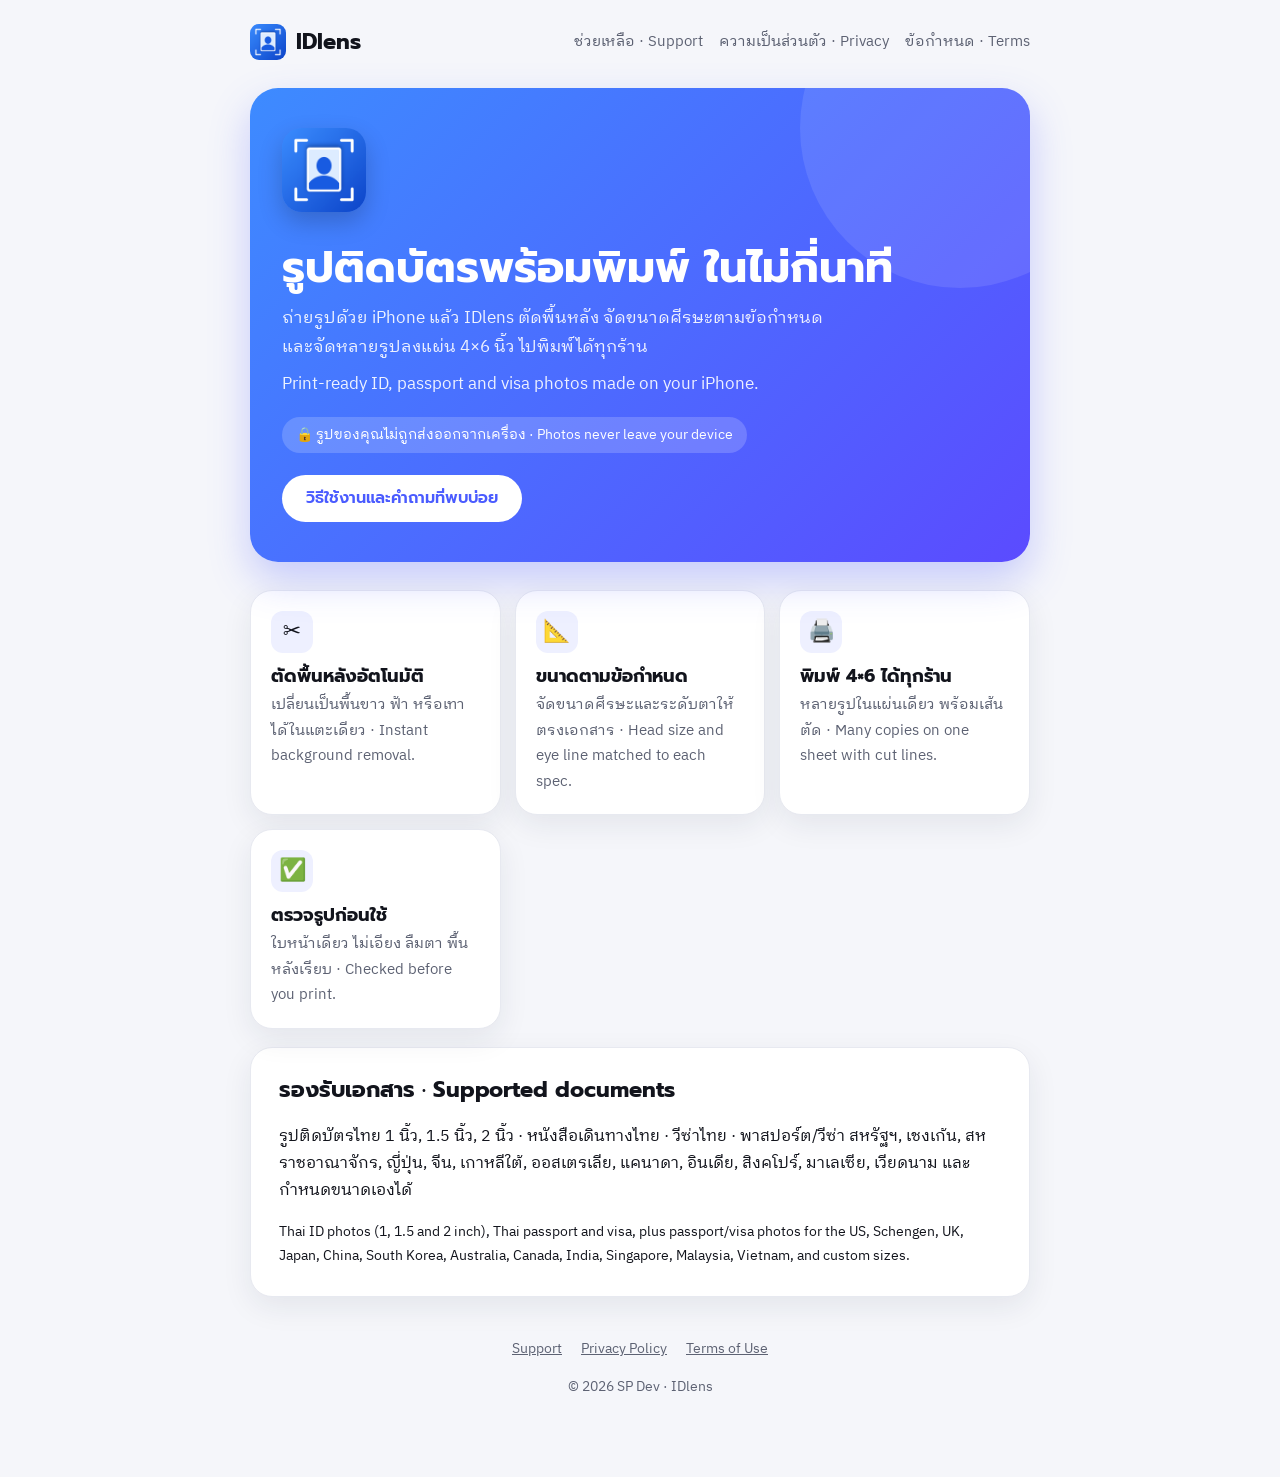
<file: index.html>
<!doctype html>
<html lang="th">
<head>
  <meta charset="utf-8">
  <meta name="viewport" content="width=device-width, initial-scale=1">
  <title>IDlens – รูปติดบัตร & พาสปอร์ต พร้อมพิมพ์</title>
  <meta name="description" content="ทำรูปติดบัตร รูปพาสปอร์ต และรูปวีซ่าได้เองบน iPhone ตัดพื้นหลังอัตโนมัติ จัดขนาดตามข้อกำหนด พิมพ์ 4×6 ได้ทุกร้าน รูปไม่ออกจากเครื่อง">
  <link rel="icon" href="icon.png">
  <link rel="apple-touch-icon" href="icon.png">
  <link rel="preconnect" href="https://fonts.googleapis.com">
  <link rel="preconnect" href="https://fonts.gstatic.com" crossorigin>
  <link href="https://fonts.googleapis.com/css2?family=IBM+Plex+Sans+Thai+Looped:wght@400;500;600&family=Prompt:wght@500;600;700&display=swap" rel="stylesheet">
  <link rel="stylesheet" href="style.css">
</head>
<body>
<main>
  <nav class="nav">
    <a class="brand" href="index.html"><img src="icon.png" alt="">IDlens</a>
    <div class="nav-links">
      <a href="support.html">ช่วยเหลือ · Support</a>
      <a href="privacy.html">ความเป็นส่วนตัว · Privacy</a>
      <a href="terms.html">ข้อกำหนด · Terms</a>
    </div>
  </nav>

  <section class="hero">
    <img src="icon.png" alt="IDlens app icon">
    <h1>รูปติดบัตรพร้อมพิมพ์ ในไม่กี่นาที</h1>
    <p>ถ่ายรูปด้วย iPhone แล้ว IDlens ตัดพื้นหลัง จัดขนาดศีรษะตามข้อกำหนด และจัดหลายรูปลงแผ่น 4×6 นิ้ว ไปพิมพ์ได้ทุกร้าน</p>
    <p style="margin-top:8px">Print-ready ID, passport and visa photos made on your iPhone.</p>
    <span class="pill">🔒 รูปของคุณไม่ถูกส่งออกจากเครื่อง · Photos never leave your device</span><br>
    <a class="button" href="support.html">วิธีใช้งานและคำถามที่พบบ่อย</a>
  </section>

  <section class="grid">
    <div class="feature">
      <span class="icon">✂️</span>
      <h3>ตัดพื้นหลังอัตโนมัติ</h3>
      <p>เปลี่ยนเป็นพื้นขาว ฟ้า หรือเทาได้ในแตะเดียว · Instant background removal.</p>
    </div>
    <div class="feature">
      <span class="icon">📐</span>
      <h3>ขนาดตามข้อกำหนด</h3>
      <p>จัดขนาดศีรษะและระดับตาให้ตรงเอกสาร · Head size and eye line matched to each spec.</p>
    </div>
    <div class="feature">
      <span class="icon">🖨️</span>
      <h3>พิมพ์ 4×6 ได้ทุกร้าน</h3>
      <p>หลายรูปในแผ่นเดียว พร้อมเส้นตัด · Many copies on one sheet with cut lines.</p>
    </div>
    <div class="feature">
      <span class="icon">✅</span>
      <h3>ตรวจรูปก่อนใช้</h3>
      <p>ใบหน้าเดียว ไม่เอียง ลืมตา พื้นหลังเรียบ · Checked before you print.</p>
    </div>
  </section>

  <section class="card">
    <h2>รองรับเอกสาร · Supported documents</h2>
    <p>รูปติดบัตรไทย 1 นิ้ว, 1.5 นิ้ว, 2 นิ้ว · หนังสือเดินทางไทย · วีซ่าไทย · พาสปอร์ต/วีซ่า สหรัฐฯ, เชงเก้น, สหราชอาณาจักร, ญี่ปุ่น, จีน, เกาหลีใต้, ออสเตรเลีย, แคนาดา, อินเดีย, สิงคโปร์, มาเลเซีย, เวียดนาม และกำหนดขนาดเองได้</p>
    <p class="meta">Thai ID photos (1, 1.5 and 2 inch), Thai passport and visa, plus passport/visa photos for the US, Schengen, UK, Japan, China, South Korea, Australia, Canada, India, Singapore, Malaysia, Vietnam, and custom sizes.</p>
  </section>

  <footer>
    <a href="support.html">Support</a>
    <a href="privacy.html">Privacy Policy</a>
    <a href="terms.html">Terms of Use</a>
    <p>© 2026 SP Dev · IDlens</p>
  </footer>
</main>
</body>
</html>
</file>
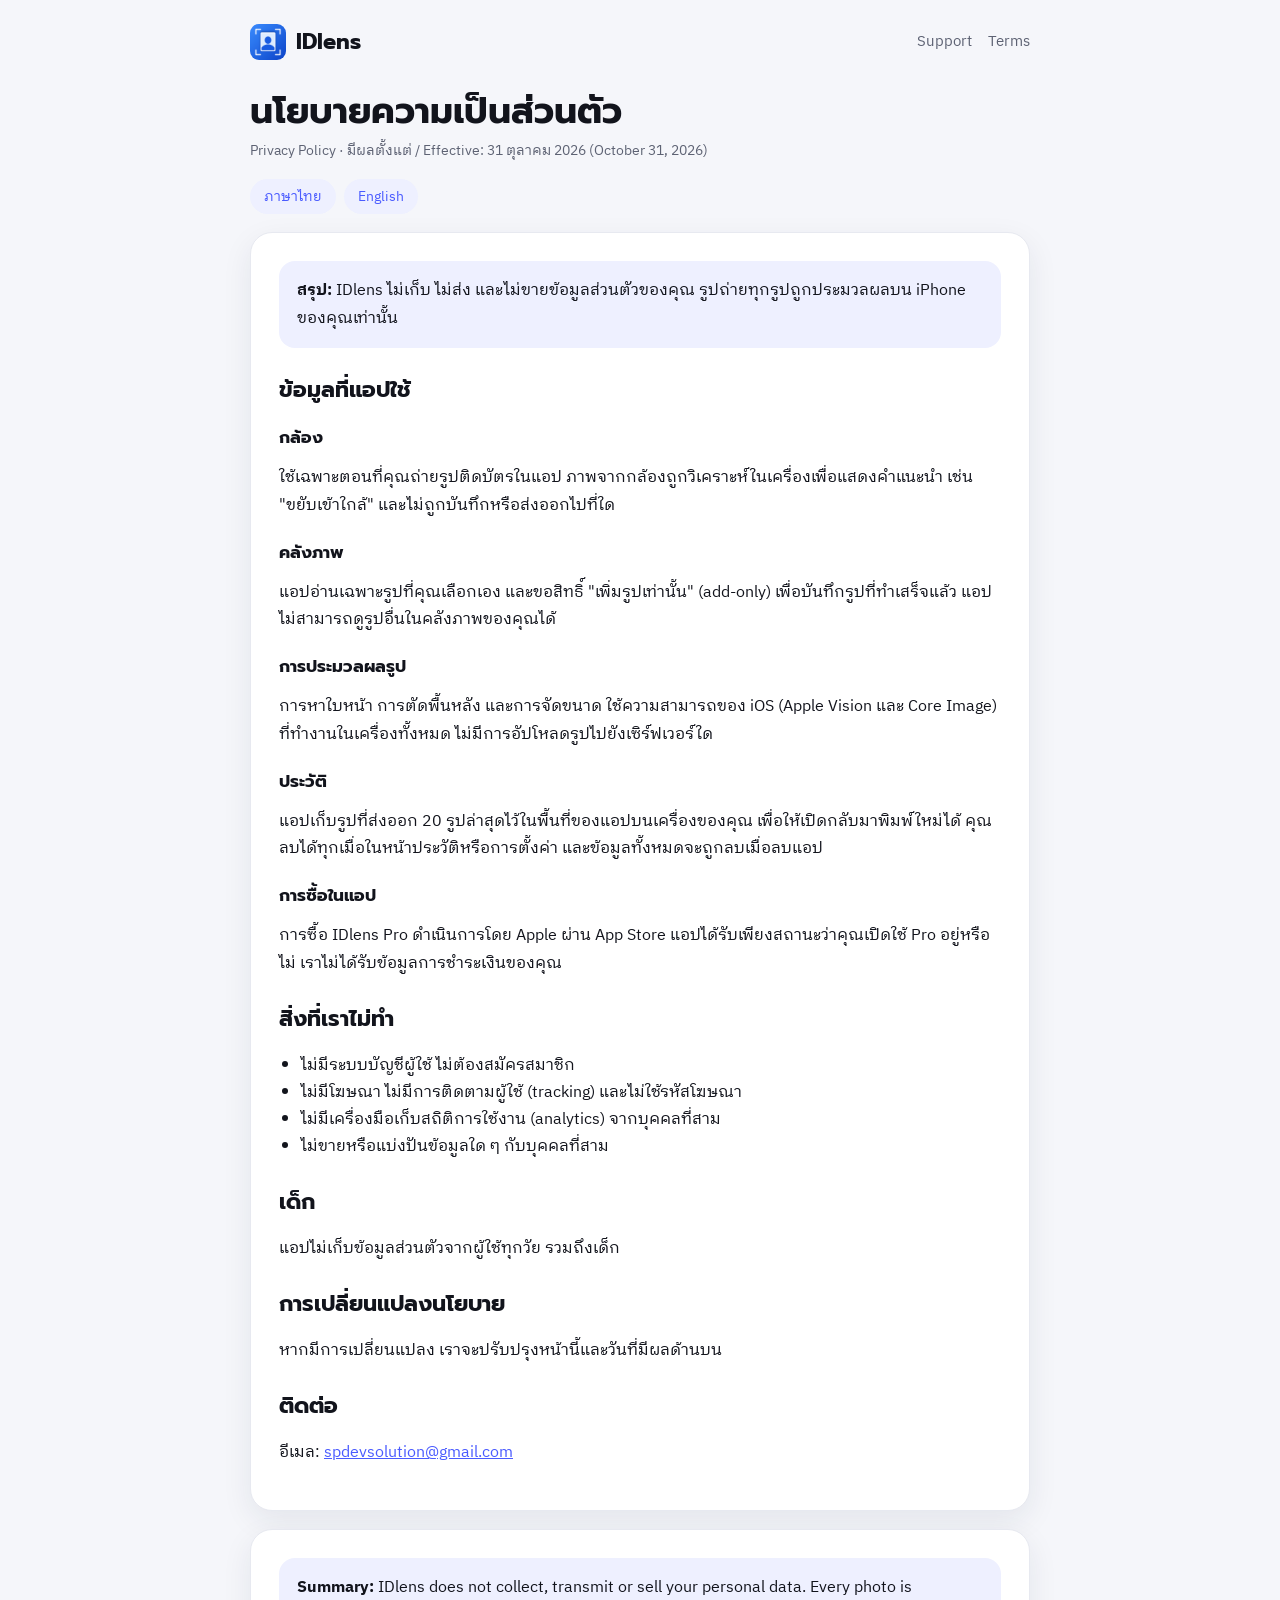
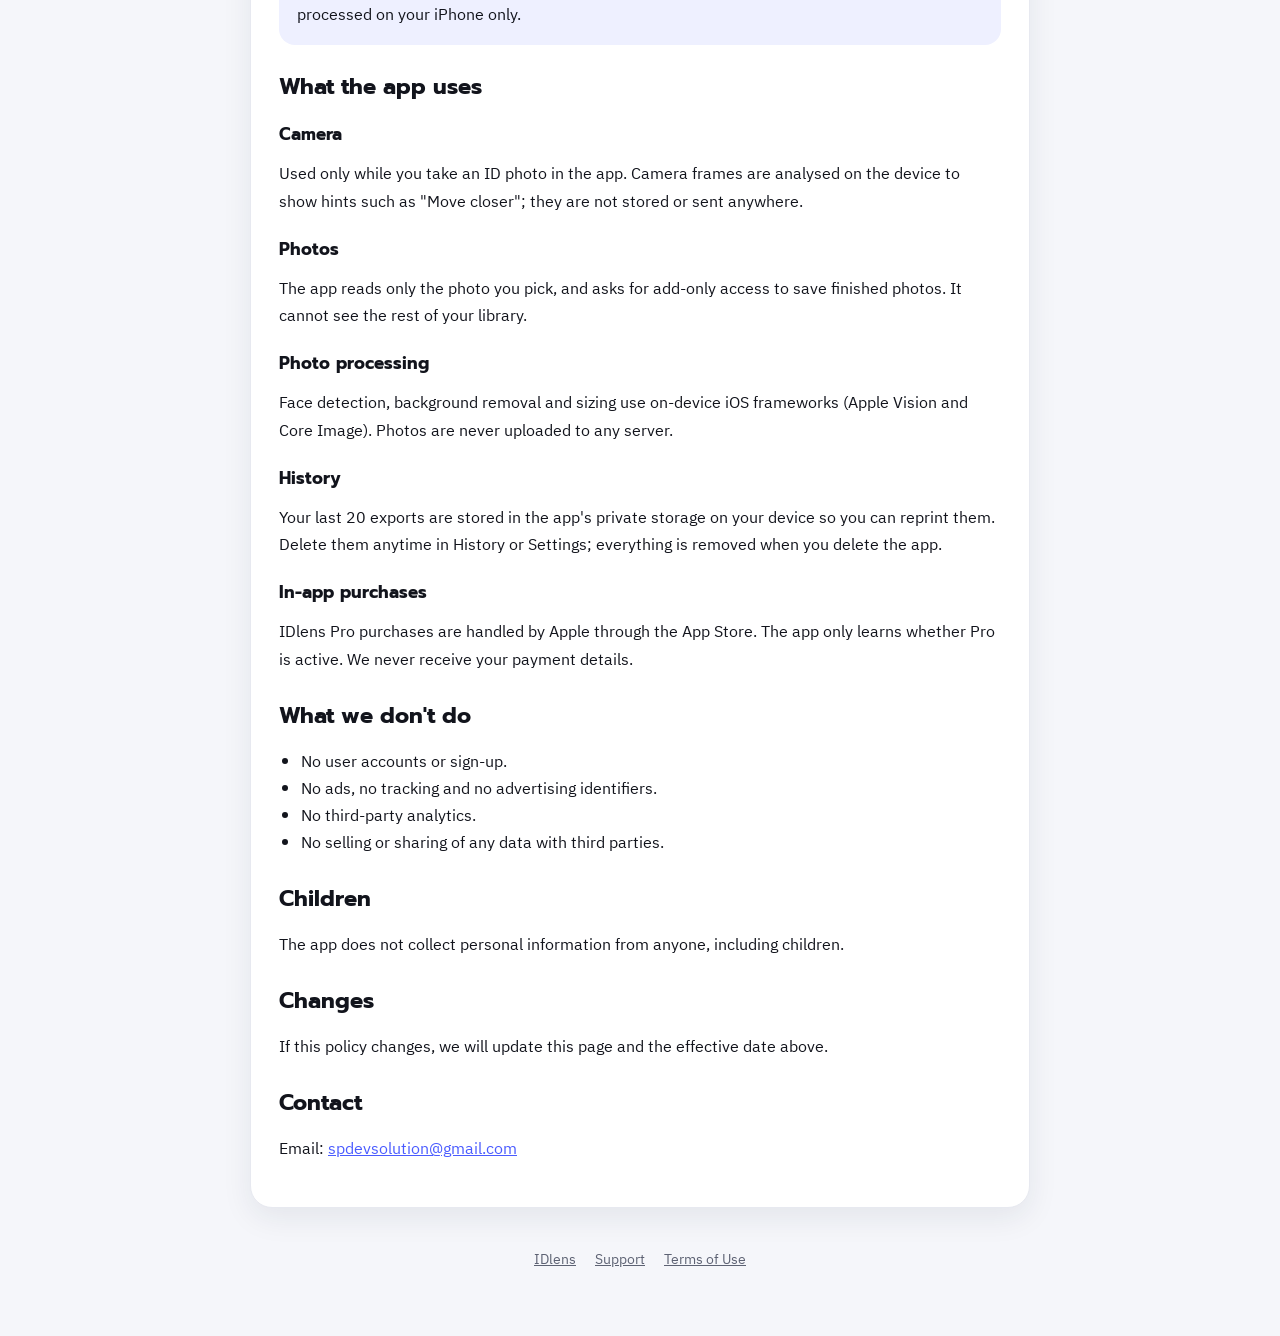
<file: privacy.html>
<!doctype html>
<html lang="th">
<head>
  <meta charset="utf-8">
  <meta name="viewport" content="width=device-width, initial-scale=1">
  <title>นโยบายความเป็นส่วนตัว – IDlens</title>
  <link rel="icon" href="icon.png">
  <link rel="preconnect" href="https://fonts.googleapis.com">
  <link rel="preconnect" href="https://fonts.gstatic.com" crossorigin>
  <link href="https://fonts.googleapis.com/css2?family=IBM+Plex+Sans+Thai+Looped:wght@400;500;600&family=Prompt:wght@500;600;700&display=swap" rel="stylesheet">
  <link rel="stylesheet" href="style.css">
</head>
<body>
<main>
  <nav class="nav">
    <a class="brand" href="index.html"><img src="icon.png" alt="">IDlens</a>
    <div class="nav-links">
      <a href="support.html">Support</a>
      <a href="terms.html">Terms</a>
    </div>
  </nav>

  <h1 class="page-title">นโยบายความเป็นส่วนตัว</h1>
  <p class="meta">Privacy Policy · มีผลตั้งแต่ / Effective: 31 ตุลาคม 2026 (October 31, 2026)</p>
  <div class="lang-switch">
    <a href="#th">ภาษาไทย</a>
    <a href="#en">English</a>
  </div>

  <section class="card" id="th">
    <p class="summary"><strong>สรุป:</strong> IDlens ไม่เก็บ ไม่ส่ง และไม่ขายข้อมูลส่วนตัวของคุณ รูปถ่ายทุกรูปถูกประมวลผลบน iPhone ของคุณเท่านั้น</p>

    <h2>ข้อมูลที่แอปใช้</h2>
    <h3>กล้อง</h3>
    <p>ใช้เฉพาะตอนที่คุณถ่ายรูปติดบัตรในแอป ภาพจากกล้องถูกวิเคราะห์ในเครื่องเพื่อแสดงคำแนะนำ เช่น "ขยับเข้าใกล้" และไม่ถูกบันทึกหรือส่งออกไปที่ใด</p>
    <h3>คลังภาพ</h3>
    <p>แอปอ่านเฉพาะรูปที่คุณเลือกเอง และขอสิทธิ์ "เพิ่มรูปเท่านั้น" (add-only) เพื่อบันทึกรูปที่ทำเสร็จแล้ว แอปไม่สามารถดูรูปอื่นในคลังภาพของคุณได้</p>
    <h3>การประมวลผลรูป</h3>
    <p>การหาใบหน้า การตัดพื้นหลัง และการจัดขนาด ใช้ความสามารถของ iOS (Apple Vision และ Core Image) ที่ทำงานในเครื่องทั้งหมด ไม่มีการอัปโหลดรูปไปยังเซิร์ฟเวอร์ใด</p>
    <h3>ประวัติ</h3>
    <p>แอปเก็บรูปที่ส่งออก 20 รูปล่าสุดไว้ในพื้นที่ของแอปบนเครื่องของคุณ เพื่อให้เปิดกลับมาพิมพ์ใหม่ได้ คุณลบได้ทุกเมื่อในหน้าประวัติหรือการตั้งค่า และข้อมูลทั้งหมดจะถูกลบเมื่อลบแอป</p>
    <h3>การซื้อในแอป</h3>
    <p>การซื้อ IDlens Pro ดำเนินการโดย Apple ผ่าน App Store แอปได้รับเพียงสถานะว่าคุณเปิดใช้ Pro อยู่หรือไม่ เราไม่ได้รับข้อมูลการชำระเงินของคุณ</p>

    <h2>สิ่งที่เราไม่ทำ</h2>
    <ul>
      <li>ไม่มีระบบบัญชีผู้ใช้ ไม่ต้องสมัครสมาชิก</li>
      <li>ไม่มีโฆษณา ไม่มีการติดตามผู้ใช้ (tracking) และไม่ใช้รหัสโฆษณา</li>
      <li>ไม่มีเครื่องมือเก็บสถิติการใช้งาน (analytics) จากบุคคลที่สาม</li>
      <li>ไม่ขายหรือแบ่งปันข้อมูลใด ๆ กับบุคคลที่สาม</li>
    </ul>

    <h2>เด็ก</h2>
    <p>แอปไม่เก็บข้อมูลส่วนตัวจากผู้ใช้ทุกวัย รวมถึงเด็ก</p>

    <h2>การเปลี่ยนแปลงนโยบาย</h2>
    <p>หากมีการเปลี่ยนแปลง เราจะปรับปรุงหน้านี้และวันที่มีผลด้านบน</p>

    <h2>ติดต่อ</h2>
    <p>อีเมล: <a href="mailto:spdevsolution@gmail.com">spdevsolution@gmail.com</a></p>
  </section>

  <section class="card" id="en">
    <p class="summary"><strong>Summary:</strong> IDlens does not collect, transmit or sell your personal data. Every photo is processed on your iPhone only.</p>

    <h2>What the app uses</h2>
    <h3>Camera</h3>
    <p>Used only while you take an ID photo in the app. Camera frames are analysed on the device to show hints such as "Move closer"; they are not stored or sent anywhere.</p>
    <h3>Photos</h3>
    <p>The app reads only the photo you pick, and asks for add-only access to save finished photos. It cannot see the rest of your library.</p>
    <h3>Photo processing</h3>
    <p>Face detection, background removal and sizing use on-device iOS frameworks (Apple Vision and Core Image). Photos are never uploaded to any server.</p>
    <h3>History</h3>
    <p>Your last 20 exports are stored in the app's private storage on your device so you can reprint them. Delete them anytime in History or Settings; everything is removed when you delete the app.</p>
    <h3>In-app purchases</h3>
    <p>IDlens Pro purchases are handled by Apple through the App Store. The app only learns whether Pro is active. We never receive your payment details.</p>

    <h2>What we don't do</h2>
    <ul>
      <li>No user accounts or sign-up.</li>
      <li>No ads, no tracking and no advertising identifiers.</li>
      <li>No third-party analytics.</li>
      <li>No selling or sharing of any data with third parties.</li>
    </ul>

    <h2>Children</h2>
    <p>The app does not collect personal information from anyone, including children.</p>

    <h2>Changes</h2>
    <p>If this policy changes, we will update this page and the effective date above.</p>

    <h2>Contact</h2>
    <p>Email: <a href="mailto:spdevsolution@gmail.com">spdevsolution@gmail.com</a></p>
  </section>

  <footer>
    <a href="index.html">IDlens</a>
    <a href="support.html">Support</a>
    <a href="terms.html">Terms of Use</a>
  </footer>
</main>
</body>
</html>
</file>
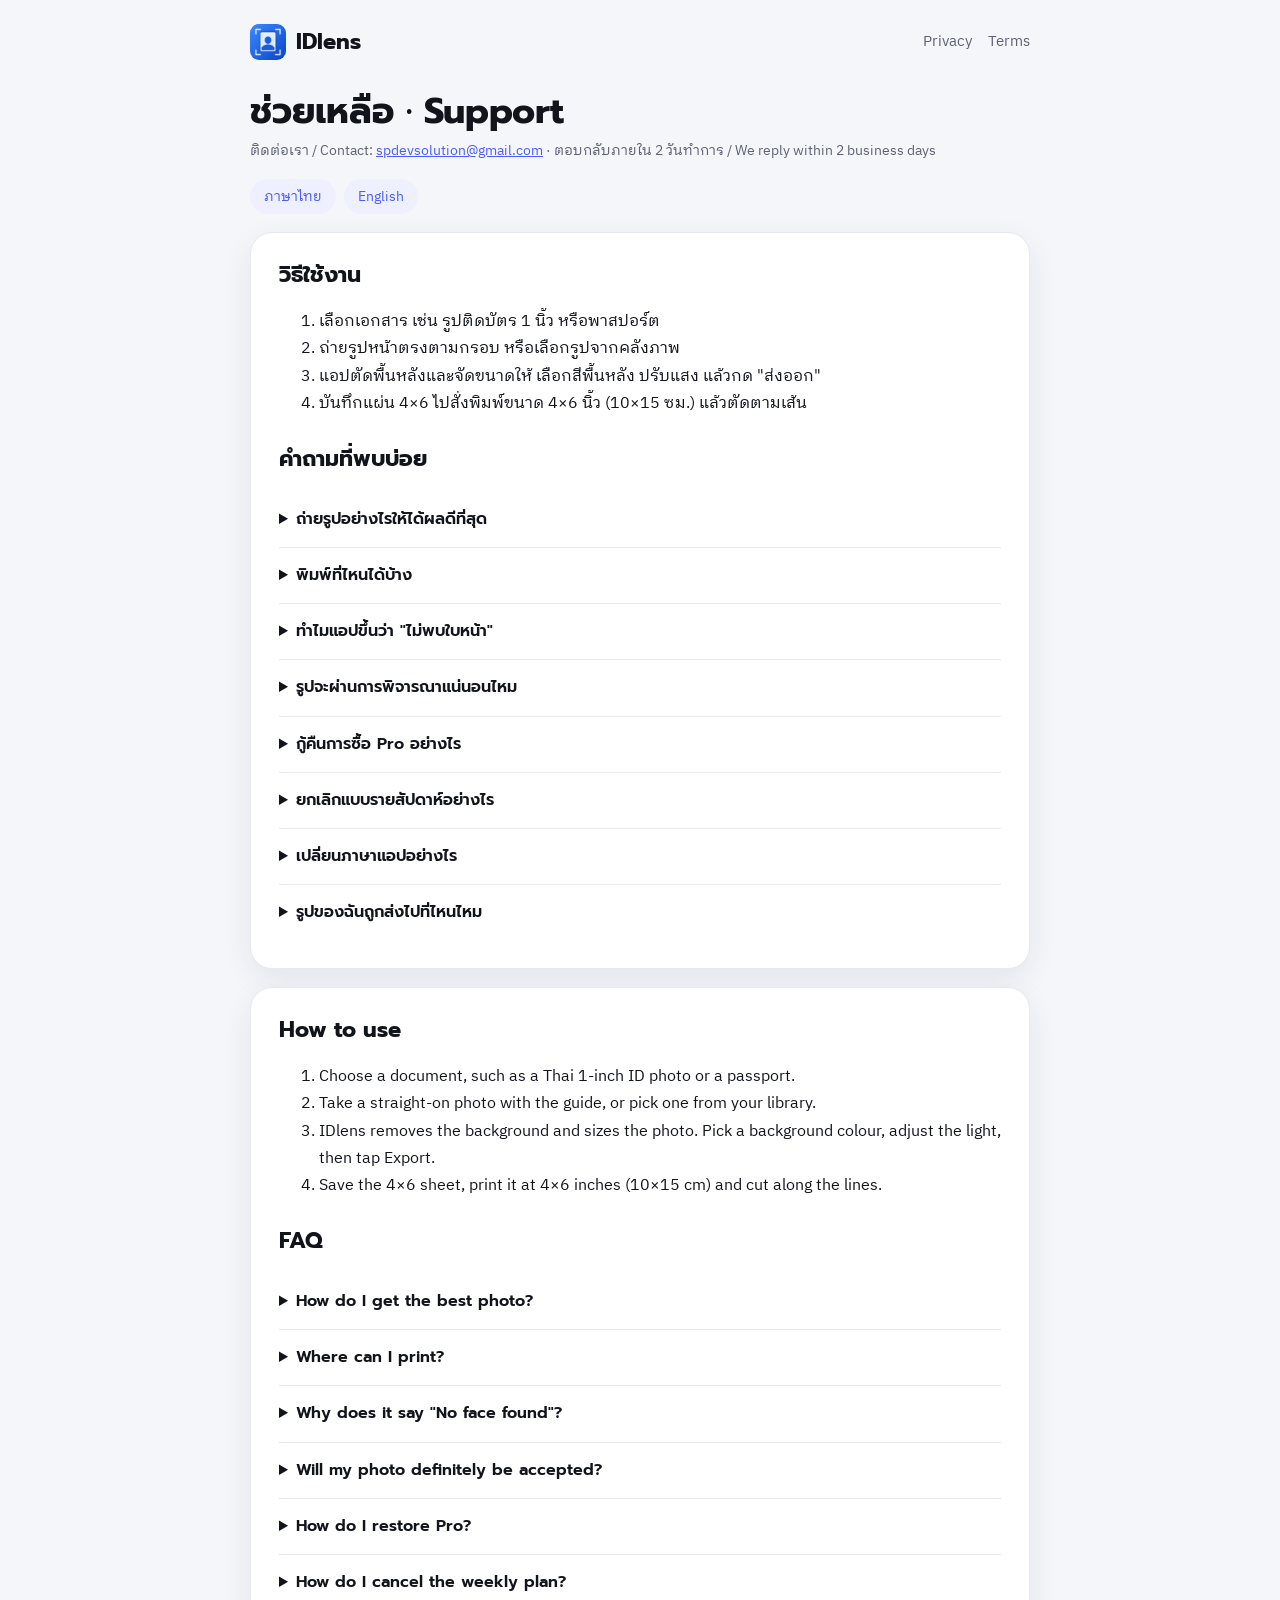
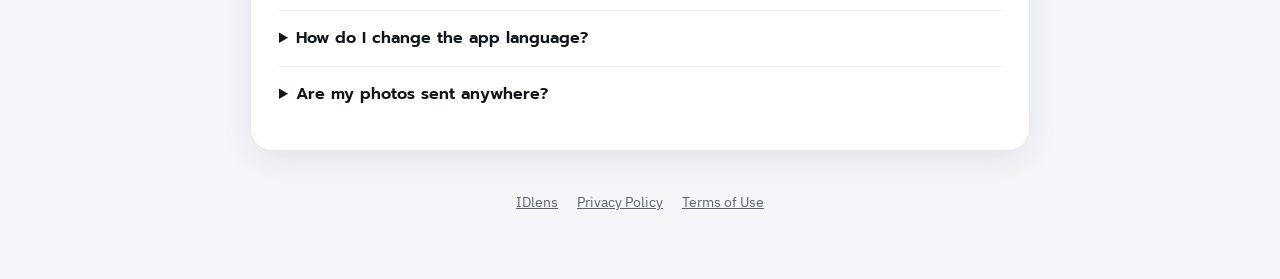
<file: support.html>
<!doctype html>
<html lang="th">
<head>
  <meta charset="utf-8">
  <meta name="viewport" content="width=device-width, initial-scale=1">
  <title>ช่วยเหลือ – IDlens</title>
  <link rel="icon" href="icon.png">
  <link rel="preconnect" href="https://fonts.googleapis.com">
  <link rel="preconnect" href="https://fonts.gstatic.com" crossorigin>
  <link href="https://fonts.googleapis.com/css2?family=IBM+Plex+Sans+Thai+Looped:wght@400;500;600&family=Prompt:wght@500;600;700&display=swap" rel="stylesheet">
  <link rel="stylesheet" href="style.css">
</head>
<body>
<main>
  <nav class="nav">
    <a class="brand" href="index.html"><img src="icon.png" alt="">IDlens</a>
    <div class="nav-links">
      <a href="privacy.html">Privacy</a>
      <a href="terms.html">Terms</a>
    </div>
  </nav>

  <h1 class="page-title">ช่วยเหลือ · Support</h1>
  <p class="meta">ติดต่อเรา / Contact: <a href="mailto:spdevsolution@gmail.com">spdevsolution@gmail.com</a> · ตอบกลับภายใน 2 วันทำการ / We reply within 2 business days</p>
  <div class="lang-switch">
    <a href="#th">ภาษาไทย</a>
    <a href="#en">English</a>
  </div>

  <section class="card" id="th">
    <h2>วิธีใช้งาน</h2>
    <ol>
      <li>เลือกเอกสาร เช่น รูปติดบัตร 1 นิ้ว หรือพาสปอร์ต</li>
      <li>ถ่ายรูปหน้าตรงตามกรอบ หรือเลือกรูปจากคลังภาพ</li>
      <li>แอปตัดพื้นหลังและจัดขนาดให้ เลือกสีพื้นหลัง ปรับแสง แล้วกด "ส่งออก"</li>
      <li>บันทึกแผ่น 4×6 ไปสั่งพิมพ์ขนาด 4×6 นิ้ว (10×15 ซม.) แล้วตัดตามเส้น</li>
    </ol>

    <h2>คำถามที่พบบ่อย</h2>
    <details>
      <summary>ถ่ายรูปอย่างไรให้ได้ผลดีที่สุด</summary>
      <p>ยืนหน้าผนังสีเรียบ แสงสว่างเท่ากันทั้งหน้า มองตรงเข้ากล้อง ไม่ใส่แว่นกันแดดหรือหมวก และให้ไหล่อยู่ในภาพด้วย</p>
    </details>
    <details>
      <summary>พิมพ์ที่ไหนได้บ้าง</summary>
      <p>ร้านถ่ายรูป ร้านพิมพ์รูปด่วน หรือบริการพิมพ์รูปออนไลน์ สั่งขนาด 4×6 นิ้ว (10×15 ซม.) โดยไม่ต้องย่อหรือขยาย ไฟล์ตั้งค่า 300 dpi ไว้แล้ว</p>
    </details>
    <details>
      <summary>ทำไมแอปขึ้นว่า "ไม่พบใบหน้า"</summary>
      <p>ลองถ่ายใหม่ในที่สว่างขึ้น หันหน้าตรง และให้มีคนเดียวในภาพ หากยังไม่พบ สามารถจัดตำแหน่งเองด้วยการใช้สองนิ้วซูมและลาก</p>
    </details>
    <details>
      <summary>รูปจะผ่านการพิจารณาแน่นอนไหม</summary>
      <p>แอปจัดขนาดตามข้อกำหนดที่เผยแพร่ แต่การรับรูปขึ้นอยู่กับหน่วยงานที่ออกเอกสาร แนะนำให้ตรวจข้อกำหนดล่าสุดก่อนยื่น</p>
    </details>
    <details>
      <summary>กู้คืนการซื้อ Pro อย่างไร</summary>
      <p>เปิดแอป › การตั้งค่า › กู้คืนการซื้อ โดยใช้บัญชี Apple เดียวกับที่ซื้อไว้</p>
    </details>
    <details>
      <summary>ยกเลิกแบบรายสัปดาห์อย่างไร</summary>
      <p>ไปที่ การตั้งค่า › บัญชี Apple › การสมัครสมาชิก › IDlens Pro แล้วเลือกยกเลิก อย่างน้อย 24 ชั่วโมงก่อนรอบต่ออายุ</p>
    </details>
    <details>
      <summary>เปลี่ยนภาษาแอปอย่างไร</summary>
      <p>ไปที่ การตั้งค่า › IDlens › ภาษา แล้วเลือกไทยหรืออังกฤษ</p>
    </details>
    <details>
      <summary>รูปของฉันถูกส่งไปที่ไหนไหม</summary>
      <p>ไม่ ทุกขั้นตอนทำงานในเครื่องของคุณ อ่านเพิ่มเติมได้ที่ <a href="privacy.html">นโยบายความเป็นส่วนตัว</a></p>
    </details>
  </section>

  <section class="card" id="en">
    <h2>How to use</h2>
    <ol>
      <li>Choose a document, such as a Thai 1-inch ID photo or a passport.</li>
      <li>Take a straight-on photo with the guide, or pick one from your library.</li>
      <li>IDlens removes the background and sizes the photo. Pick a background colour, adjust the light, then tap Export.</li>
      <li>Save the 4×6 sheet, print it at 4×6 inches (10×15 cm) and cut along the lines.</li>
    </ol>

    <h2>FAQ</h2>
    <details>
      <summary>How do I get the best photo?</summary>
      <p>Stand in front of a plain wall in even light, look straight at the camera, remove sunglasses and hats, and keep your shoulders in the frame.</p>
    </details>
    <details>
      <summary>Where can I print?</summary>
      <p>Any photo shop, instant print kiosk or online print service. Order a 4×6 inch (10×15 cm) print without cropping or resizing — the file is already set to 300 dpi.</p>
    </details>
    <details>
      <summary>Why does it say "No face found"?</summary>
      <p>Retake the photo in better light, facing the camera, with only one person in the frame. You can also position the photo yourself by pinching and dragging.</p>
    </details>
    <details>
      <summary>Will my photo definitely be accepted?</summary>
      <p>IDlens follows published specifications, but acceptance is decided by the issuing authority. Check the latest requirements before you apply.</p>
    </details>
    <details>
      <summary>How do I restore Pro?</summary>
      <p>Open the app › Settings › Restore purchases, signed in with the Apple Account you bought with.</p>
    </details>
    <details>
      <summary>How do I cancel the weekly plan?</summary>
      <p>Go to Settings › Apple Account › Subscriptions › IDlens Pro and cancel at least 24 hours before it renews.</p>
    </details>
    <details>
      <summary>How do I change the app language?</summary>
      <p>Go to Settings › IDlens › Language and choose Thai or English.</p>
    </details>
    <details>
      <summary>Are my photos sent anywhere?</summary>
      <p>No. Everything runs on your device. See the <a href="privacy.html">Privacy Policy</a>.</p>
    </details>
  </section>

  <footer>
    <a href="index.html">IDlens</a>
    <a href="privacy.html">Privacy Policy</a>
    <a href="terms.html">Terms of Use</a>
  </footer>
</main>
</body>
</html>
</file>
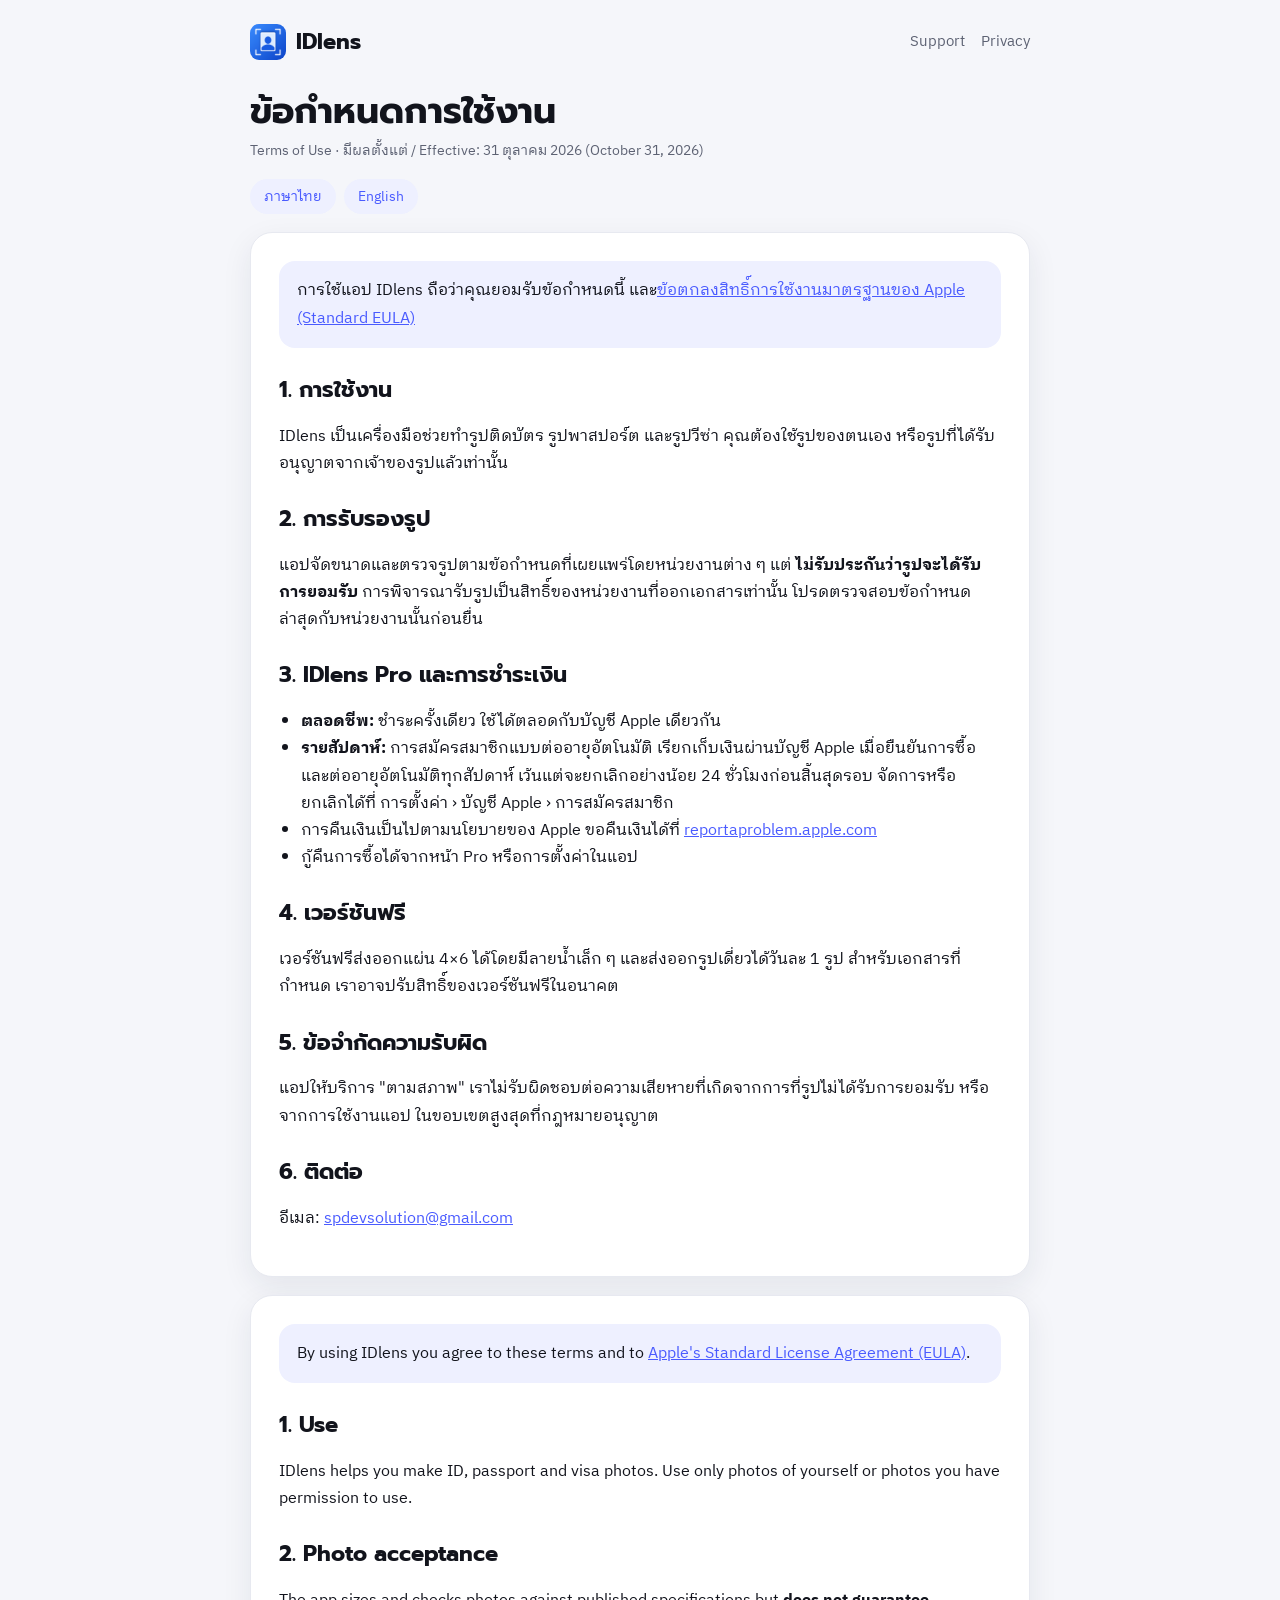
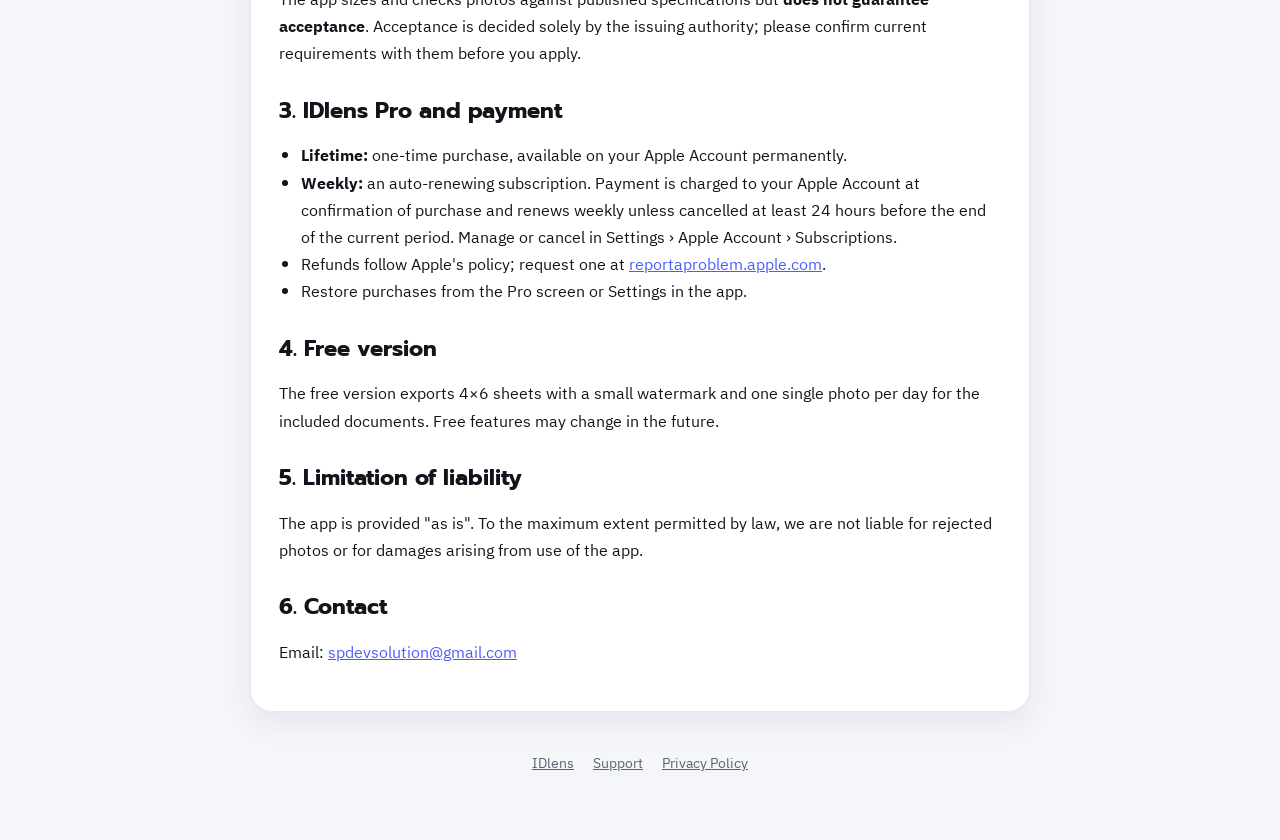
<file: terms.html>
<!doctype html>
<html lang="th">
<head>
  <meta charset="utf-8">
  <meta name="viewport" content="width=device-width, initial-scale=1">
  <title>ข้อกำหนดการใช้งาน – IDlens</title>
  <link rel="icon" href="icon.png">
  <link rel="preconnect" href="https://fonts.googleapis.com">
  <link rel="preconnect" href="https://fonts.gstatic.com" crossorigin>
  <link href="https://fonts.googleapis.com/css2?family=IBM+Plex+Sans+Thai+Looped:wght@400;500;600&family=Prompt:wght@500;600;700&display=swap" rel="stylesheet">
  <link rel="stylesheet" href="style.css">
</head>
<body>
<main>
  <nav class="nav">
    <a class="brand" href="index.html"><img src="icon.png" alt="">IDlens</a>
    <div class="nav-links">
      <a href="support.html">Support</a>
      <a href="privacy.html">Privacy</a>
    </div>
  </nav>

  <h1 class="page-title">ข้อกำหนดการใช้งาน</h1>
  <p class="meta">Terms of Use · มีผลตั้งแต่ / Effective: 31 ตุลาคม 2026 (October 31, 2026)</p>
  <div class="lang-switch">
    <a href="#th">ภาษาไทย</a>
    <a href="#en">English</a>
  </div>

  <section class="card" id="th">
    <p class="summary">การใช้แอป IDlens ถือว่าคุณยอมรับข้อกำหนดนี้ และ<a href="https://www.apple.com/legal/internet-services/itunes/dev/stdeula/">ข้อตกลงสิทธิ์การใช้งานมาตรฐานของ Apple (Standard EULA)</a></p>

    <h2>1. การใช้งาน</h2>
    <p>IDlens เป็นเครื่องมือช่วยทำรูปติดบัตร รูปพาสปอร์ต และรูปวีซ่า คุณต้องใช้รูปของตนเอง หรือรูปที่ได้รับอนุญาตจากเจ้าของรูปแล้วเท่านั้น</p>

    <h2>2. การรับรองรูป</h2>
    <p>แอปจัดขนาดและตรวจรูปตามข้อกำหนดที่เผยแพร่โดยหน่วยงานต่าง ๆ แต่ <strong>ไม่รับประกันว่ารูปจะได้รับการยอมรับ</strong> การพิจารณารับรูปเป็นสิทธิ์ของหน่วยงานที่ออกเอกสารเท่านั้น โปรดตรวจสอบข้อกำหนดล่าสุดกับหน่วยงานนั้นก่อนยื่น</p>

    <h2>3. IDlens Pro และการชำระเงิน</h2>
    <ul>
      <li><strong>ตลอดชีพ:</strong> ชำระครั้งเดียว ใช้ได้ตลอดกับบัญชี Apple เดียวกัน</li>
      <li><strong>รายสัปดาห์:</strong> การสมัครสมาชิกแบบต่ออายุอัตโนมัติ เรียกเก็บเงินผ่านบัญชี Apple เมื่อยืนยันการซื้อ และต่ออายุอัตโนมัติทุกสัปดาห์ เว้นแต่จะยกเลิกอย่างน้อย 24 ชั่วโมงก่อนสิ้นสุดรอบ จัดการหรือยกเลิกได้ที่ การตั้งค่า › บัญชี Apple › การสมัครสมาชิก</li>
      <li>การคืนเงินเป็นไปตามนโยบายของ Apple ขอคืนเงินได้ที่ <a href="https://reportaproblem.apple.com">reportaproblem.apple.com</a></li>
      <li>กู้คืนการซื้อได้จากหน้า Pro หรือการตั้งค่าในแอป</li>
    </ul>

    <h2>4. เวอร์ชันฟรี</h2>
    <p>เวอร์ชันฟรีส่งออกแผ่น 4×6 ได้โดยมีลายน้ำเล็ก ๆ และส่งออกรูปเดี่ยวได้วันละ 1 รูป สำหรับเอกสารที่กำหนด เราอาจปรับสิทธิ์ของเวอร์ชันฟรีในอนาคต</p>

    <h2>5. ข้อจำกัดความรับผิด</h2>
    <p>แอปให้บริการ "ตามสภาพ" เราไม่รับผิดชอบต่อความเสียหายที่เกิดจากการที่รูปไม่ได้รับการยอมรับ หรือจากการใช้งานแอป ในขอบเขตสูงสุดที่กฎหมายอนุญาต</p>

    <h2>6. ติดต่อ</h2>
    <p>อีเมล: <a href="mailto:spdevsolution@gmail.com">spdevsolution@gmail.com</a></p>
  </section>

  <section class="card" id="en">
    <p class="summary">By using IDlens you agree to these terms and to <a href="https://www.apple.com/legal/internet-services/itunes/dev/stdeula/">Apple's Standard License Agreement (EULA)</a>.</p>

    <h2>1. Use</h2>
    <p>IDlens helps you make ID, passport and visa photos. Use only photos of yourself or photos you have permission to use.</p>

    <h2>2. Photo acceptance</h2>
    <p>The app sizes and checks photos against published specifications but <strong>does not guarantee acceptance</strong>. Acceptance is decided solely by the issuing authority; please confirm current requirements with them before you apply.</p>

    <h2>3. IDlens Pro and payment</h2>
    <ul>
      <li><strong>Lifetime:</strong> one-time purchase, available on your Apple Account permanently.</li>
      <li><strong>Weekly:</strong> an auto-renewing subscription. Payment is charged to your Apple Account at confirmation of purchase and renews weekly unless cancelled at least 24 hours before the end of the current period. Manage or cancel in Settings › Apple Account › Subscriptions.</li>
      <li>Refunds follow Apple's policy; request one at <a href="https://reportaproblem.apple.com">reportaproblem.apple.com</a>.</li>
      <li>Restore purchases from the Pro screen or Settings in the app.</li>
    </ul>

    <h2>4. Free version</h2>
    <p>The free version exports 4×6 sheets with a small watermark and one single photo per day for the included documents. Free features may change in the future.</p>

    <h2>5. Limitation of liability</h2>
    <p>The app is provided "as is". To the maximum extent permitted by law, we are not liable for rejected photos or for damages arising from use of the app.</p>

    <h2>6. Contact</h2>
    <p>Email: <a href="mailto:spdevsolution@gmail.com">spdevsolution@gmail.com</a></p>
  </section>

  <footer>
    <a href="index.html">IDlens</a>
    <a href="support.html">Support</a>
    <a href="privacy.html">Privacy Policy</a>
  </footer>
</main>
</body>
</html>
</file>
<file: style.css>
:root {
  --accent: #4a5bff;
  --grad: linear-gradient(135deg, #3d8bff, #5b4bff);
  --canvas: #f5f6fa;
  --surface: #ffffff;
  --ink: #12141c;
  --muted: #5d6273;
  --hairline: #e7e9f0;
  --soft: #eef0ff;
  --good: #12a150;
  --shadow: 0 10px 30px rgba(27, 35, 64, 0.08);
}

@media (prefers-color-scheme: dark) {
  :root {
    --accent: #7c8aff;
    --canvas: #0b0d14;
    --surface: #151925;
    --ink: #eef0f7;
    --muted: #9aa0b4;
    --hairline: #262c3c;
    --soft: #1a1f3d;
    --good: #3bd889;
    --shadow: none;
  }
}

* { box-sizing: border-box; }

body {
  margin: 0;
  font-family: "IBM Plex Sans Thai Looped", "IBM Plex Sans", system-ui, -apple-system, sans-serif;
  font-size: 16px;
  line-height: 1.7;
  color: var(--ink);
  background: var(--canvas);
  -webkit-font-smoothing: antialiased;
}

h1, h2, h3, .brand, .button {
  font-family: "Prompt", system-ui, sans-serif;
  line-height: 1.3;
}

a { color: var(--accent); }

main {
  max-width: 820px;
  margin: 0 auto;
  padding: 24px 20px 64px;
}

/* Top bar */
.nav {
  display: flex;
  align-items: center;
  justify-content: space-between;
  gap: 12px;
  margin-bottom: 28px;
}
.brand {
  display: inline-flex;
  align-items: center;
  gap: 10px;
  font-weight: 700;
  font-size: 22px;
  color: var(--ink);
  text-decoration: none;
}
.brand img { width: 36px; height: 36px; border-radius: 9px; }
.nav-links { display: flex; gap: 16px; flex-wrap: wrap; font-size: 15px; }
.nav-links a { color: var(--muted); text-decoration: none; }
.nav-links a:hover { color: var(--accent); }

/* Hero */
.hero {
  position: relative;
  overflow: hidden;
  padding: 40px 32px;
  border-radius: 28px;
  background: var(--grad);
  color: #fff;
  box-shadow: 0 18px 40px rgba(74, 91, 255, 0.28);
}
.hero::after {
  content: "";
  position: absolute;
  width: 320px; height: 320px;
  right: -90px; top: -120px;
  border-radius: 50%;
  background: rgba(255, 255, 255, 0.1);
}
.hero img { width: 84px; height: 84px; border-radius: 20px; box-shadow: 0 10px 24px rgba(0, 0, 0, 0.2); }
.hero h1 { font-size: clamp(30px, 6vw, 44px); margin: 18px 0 8px; }
.hero p { margin: 0; opacity: 0.9; max-width: 560px; font-size: 17px; }
.pill {
  display: inline-block;
  margin-top: 18px;
  padding: 6px 14px;
  border-radius: 999px;
  background: rgba(255, 255, 255, 0.18);
  font-size: 14px;
}
.button {
  display: inline-block;
  margin-top: 22px;
  padding: 13px 24px;
  border-radius: 999px;
  background: #fff;
  color: #4a5bff;
  font-weight: 600;
  text-decoration: none;
}

/* Feature grid */
.grid {
  display: grid;
  grid-template-columns: repeat(auto-fit, minmax(220px, 1fr));
  gap: 14px;
  margin-top: 28px;
}
.feature, .card {
  background: var(--surface);
  border: 1px solid var(--hairline);
  border-radius: 22px;
  box-shadow: var(--shadow);
}
.feature { padding: 20px; }
.feature .icon {
  display: inline-grid;
  place-items: center;
  width: 42px; height: 42px;
  border-radius: 12px;
  background: var(--soft);
  font-size: 22px;
}
.feature h3 { margin: 12px 0 4px; font-size: 18px; }
.feature p { margin: 0; color: var(--muted); font-size: 15px; }

/* Documents */
.card { padding: 28px; margin-top: 18px; }
.card h2 { margin-top: 0; font-size: 22px; }
.card h2:not(:first-child) { margin-top: 28px; }
.card h3 { font-size: 17px; margin: 22px 0 6px; }
.card p, .card li { color: var(--ink); }
.card ul { padding-left: 22px; }
.meta { color: var(--muted); font-size: 14px; margin: 4px 0 0; }
.page-title { font-size: clamp(28px, 5vw, 36px); margin: 8px 0 0; }
.lang-switch { display: flex; gap: 8px; margin-top: 16px; }
.lang-switch a {
  padding: 6px 14px;
  border-radius: 999px;
  background: var(--soft);
  text-decoration: none;
  font-size: 14px;
}
.summary {
  padding: 16px 18px;
  border-radius: 16px;
  background: var(--soft);
  margin: 0 0 8px;
}
details { border-top: 1px solid var(--hairline); padding: 14px 0; }
details:first-of-type { border-top: 0; }
summary { cursor: pointer; font-weight: 600; font-family: "Prompt", system-ui, sans-serif; }
details p { margin: 10px 0 0; color: var(--muted); }

footer {
  margin-top: 40px;
  color: var(--muted);
  font-size: 14px;
  text-align: center;
}
footer a { color: var(--muted); margin: 0 8px; }
</file>
